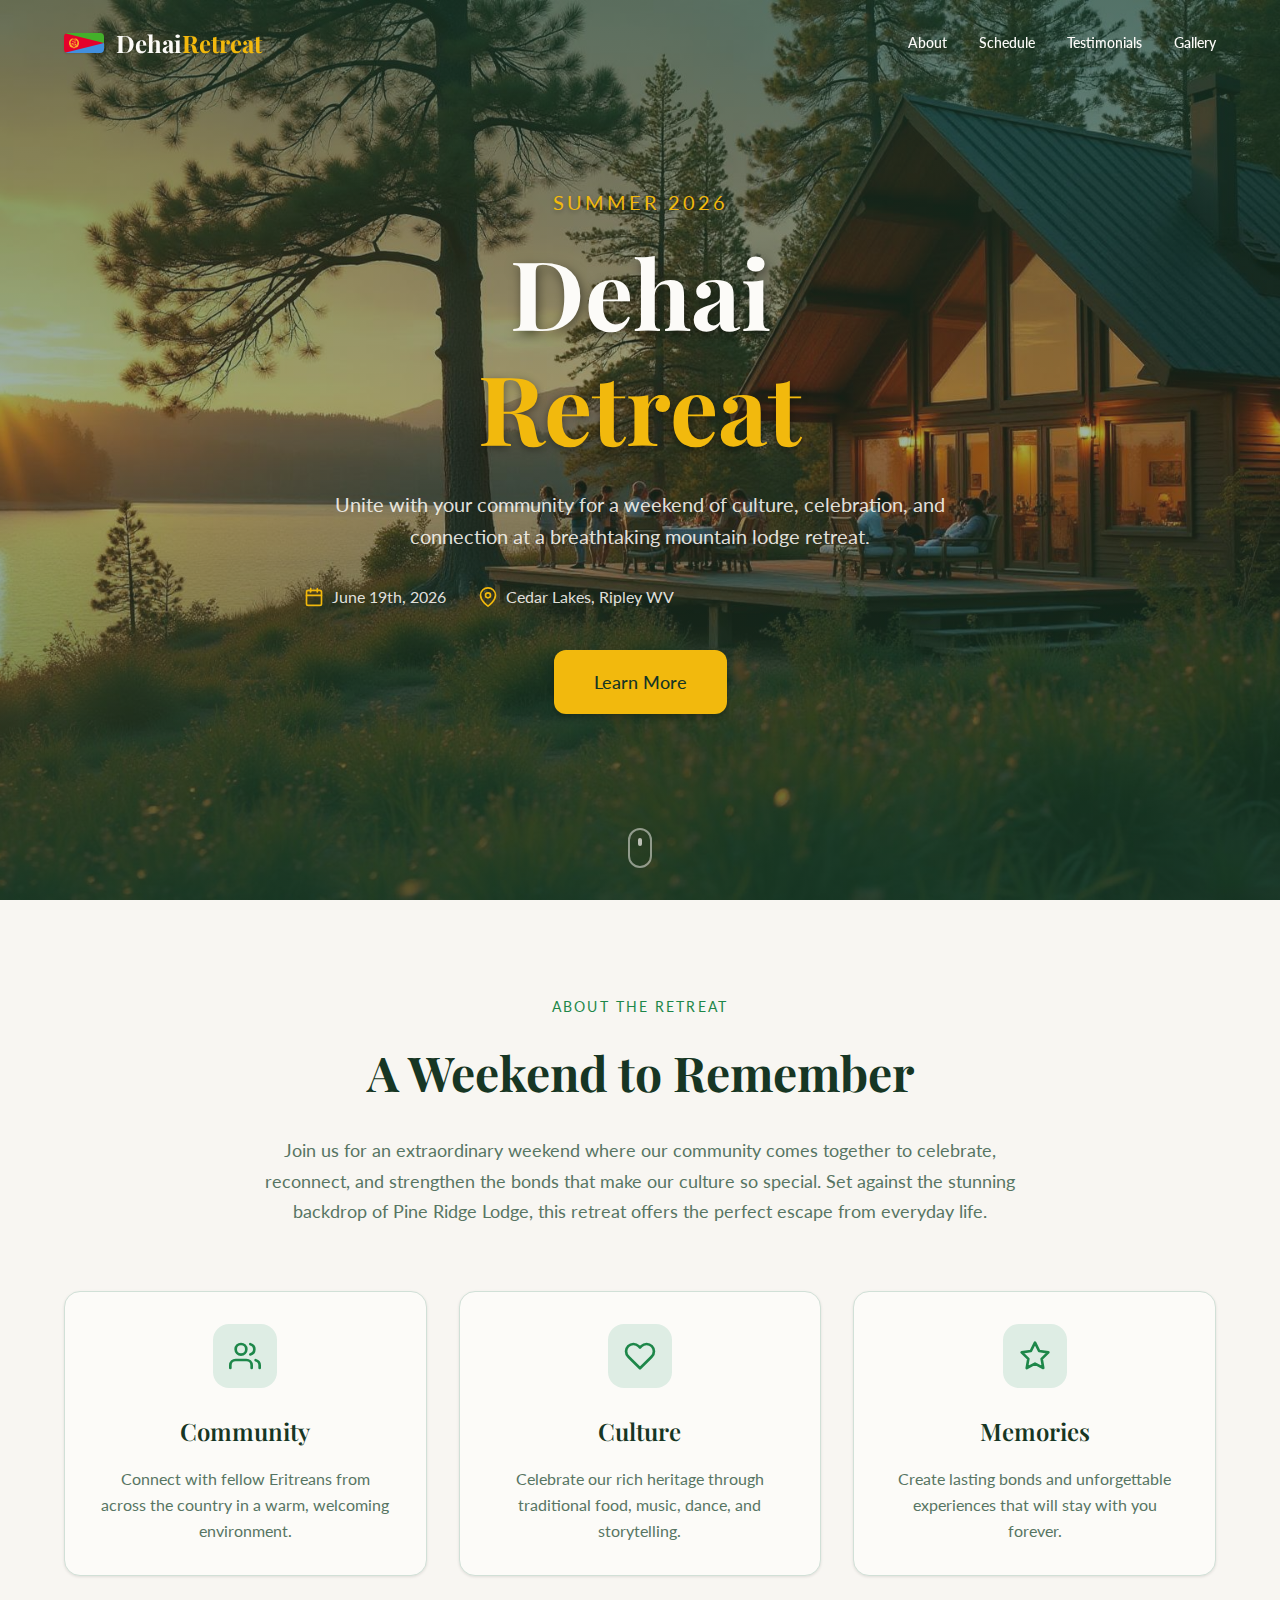
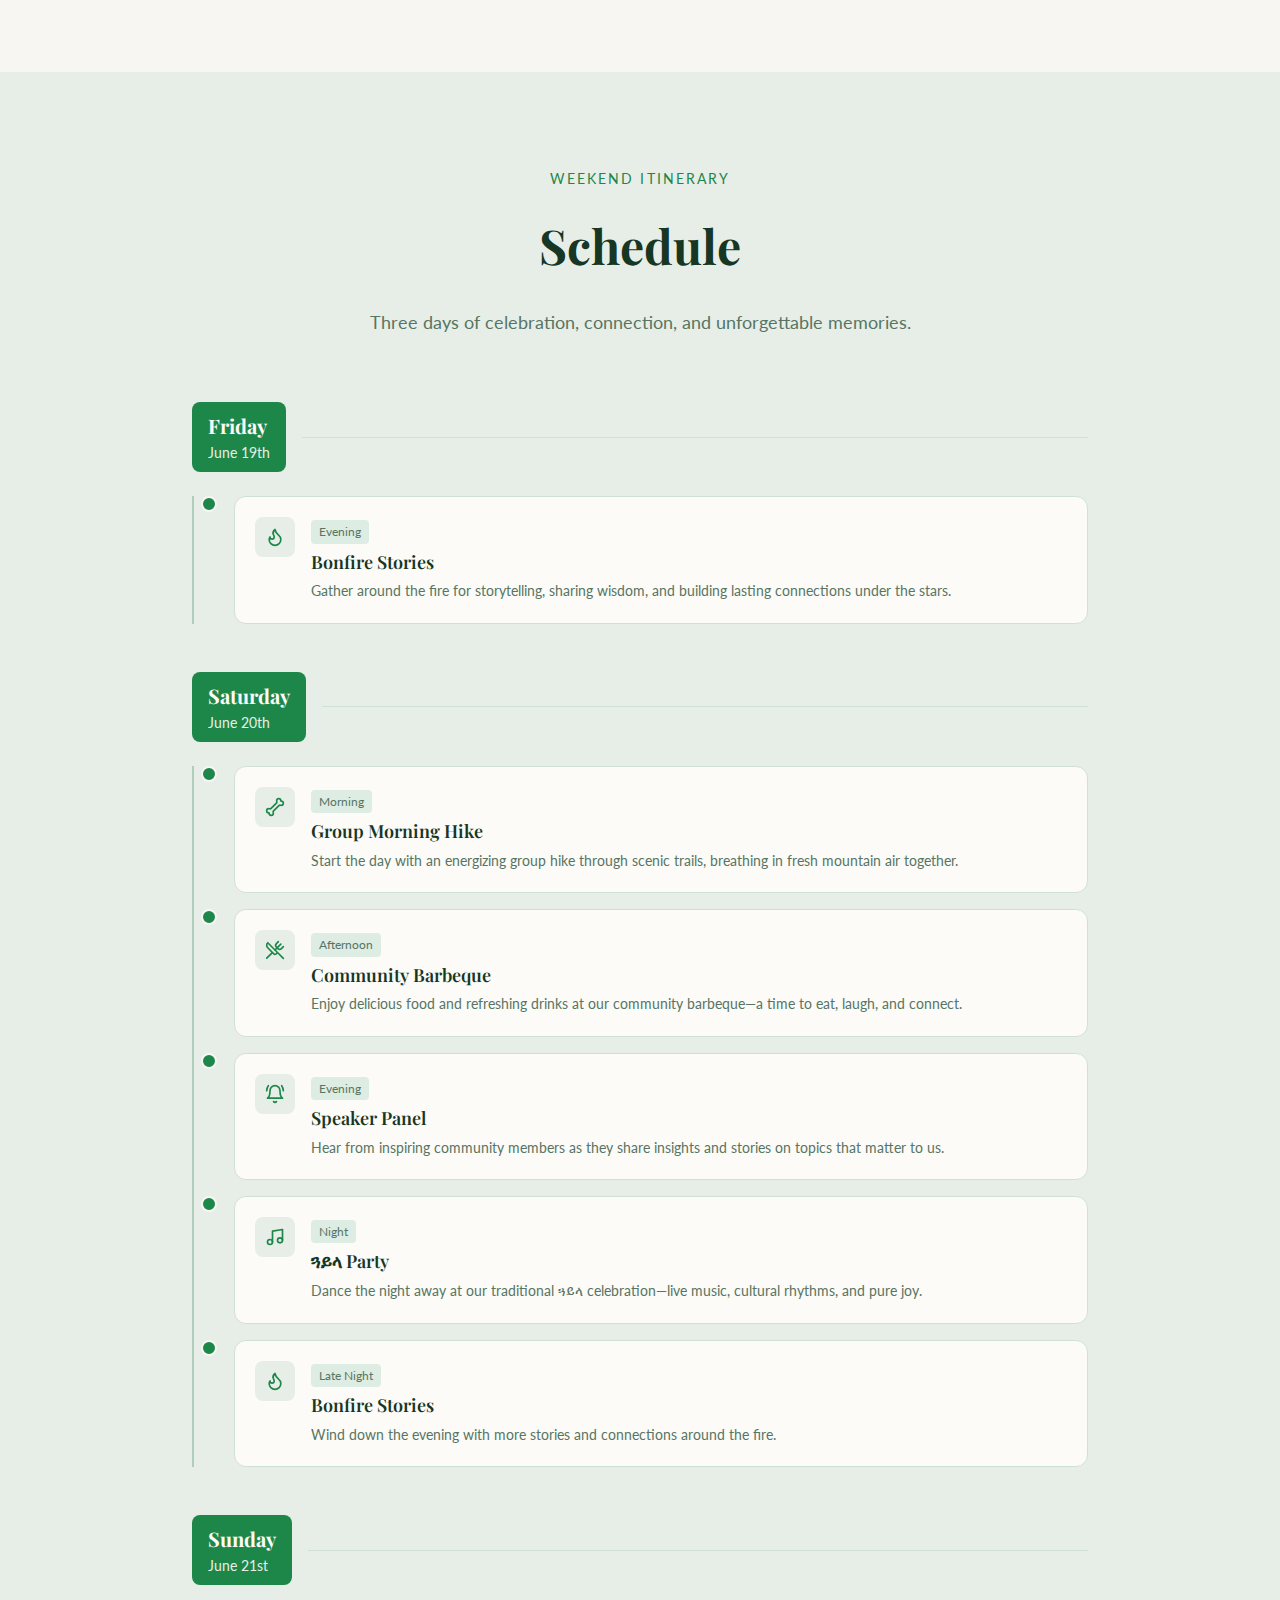
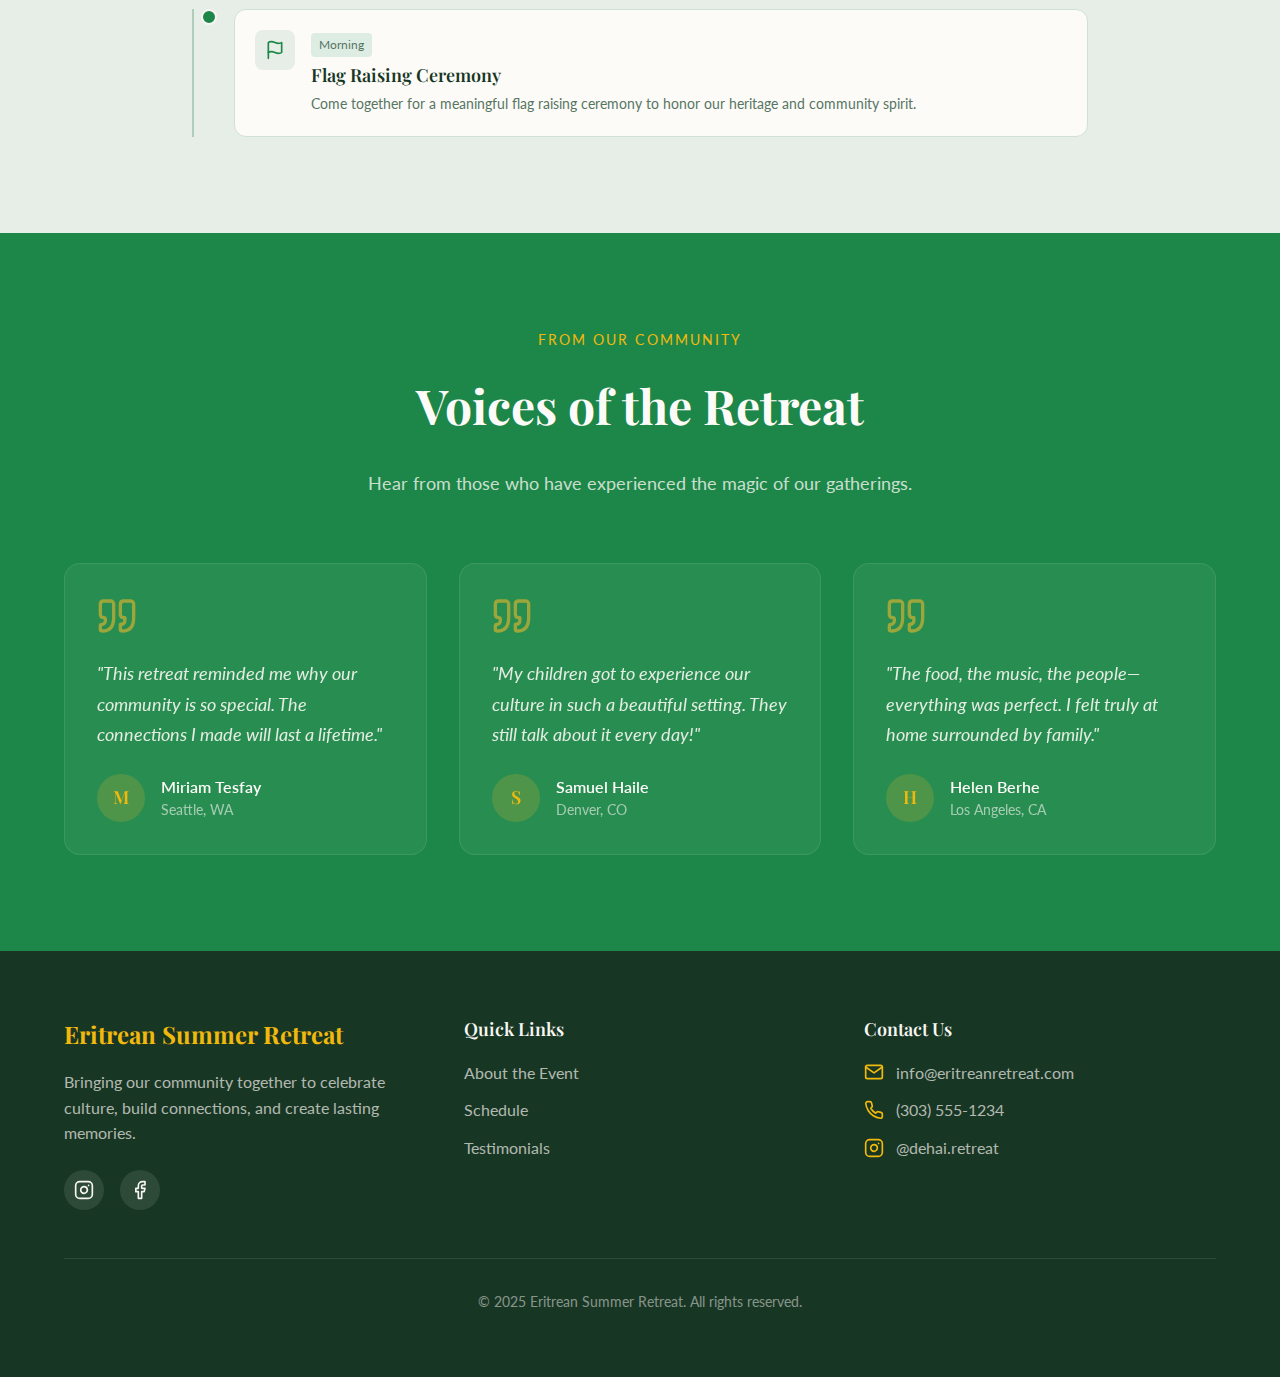
<file: plain-js/index.html>
<!DOCTYPE html>
<html lang="en">
<head>
    <meta charset="UTF-8">
    <meta name="viewport" content="width=device-width, initial-scale=1.0">
    <title>Dehai Retreat - Eritrean Summer Retreat 2025</title>
    <link rel="stylesheet" href="styles.css">
    <link rel="preconnect" href="https://fonts.googleapis.com">
    <link rel="preconnect" href="https://fonts.gstatic.com" crossorigin>
    <link href="https://fonts.googleapis.com/css2?family=Playfair+Display:wght@400;600;700&family=Lato:wght@300;400;700&display=swap" rel="stylesheet">
</head>
<body>
    <!-- Navbar -->
    <nav id="navbar">
        <div class="container">
            <div class="nav-content">
                <a href="index.html" class="logo">
                    <img src="assets/eritrean-flag.png" alt="Eritrean Flag" class="flag-img">
                    <span class="logo-text">Dehai<span class="logo-accent">Retreat</span></span>
                </a>

                <div class="nav-links" id="navLinks">
                    <a href="#about">About</a>
                    <a href="#schedule">Schedule</a>
                    <a href="#testimonials">Testimonials</a>
                    <a href="gallery.html">Gallery</a>
                </div>

                <button class="mobile-menu-btn" id="mobileMenuBtn" aria-label="Toggle menu">
                    <svg class="menu-icon" id="menuIcon" width="24" height="24" viewBox="0 0 24 24" fill="none" stroke="currentColor" stroke-width="2" stroke-linecap="round" stroke-linejoin="round">
                        <line x1="3" y1="12" x2="21" y2="12"></line>
                        <line x1="3" y1="6" x2="21" y2="6"></line>
                        <line x1="3" y1="18" x2="21" y2="18"></line>
                    </svg>
                    <svg class="close-icon" id="closeIcon" width="24" height="24" viewBox="0 0 24 24" fill="none" stroke="currentColor" stroke-width="2" stroke-linecap="round" stroke-linejoin="round" style="display: none;">
                        <line x1="18" y1="6" x2="6" y2="18"></line>
                        <line x1="6" y1="6" x2="18" y2="18"></line>
                    </svg>
                </button>
            </div>
        </div>
    </nav>

    <!-- Hero Section -->
    <section class="hero">
        <div class="hero-bg">
            <img src="assets/hero-lodge.jpg" alt="Beautiful lodge retreat setting at sunset" class="hero-image">
            <div class="hero-overlay"></div>
        </div>

        <div class="hero-content">
            <div class="container">
                <p class="hero-subtitle">Summer 2026</p>
                <h1 class="hero-title">
                    Dehai
                    <span class="hero-title-accent">Retreat</span>
                </h1>
                <p class="hero-description">
                    Unite with your community for a weekend of culture, celebration, and connection 
                    at a breathtaking mountain lodge retreat.
                </p>

                <div class="hero-details">
                    <div class="hero-detail-item">
                        <svg class="detail-icon" width="20" height="20" viewBox="0 0 24 24" fill="none" stroke="currentColor" stroke-width="2" stroke-linecap="round" stroke-linejoin="round">
                            <rect x="3" y="4" width="18" height="18" rx="2" ry="2"></rect>
                            <line x1="16" y1="2" x2="16" y2="6"></line>
                            <line x1="8" y1="2" x2="8" y2="6"></line>
                            <line x1="3" y1="10" x2="21" y2="10"></line>
                        </svg>
                        <span>June 19th, 2026</span>
                    </div>
                    <div class="hero-detail-item">
                        <svg class="detail-icon" width="20" height="20" viewBox="0 0 24 24" fill="none" stroke="currentColor" stroke-width="2" stroke-linecap="round" stroke-linejoin="round">
                            <path d="M21 10c0 7-9 13-9 13s-9-6-9-13a9 9 0 0 1 18 0z"></path>
                            <circle cx="12" cy="10" r="3"></circle>
                        </svg>
                        <span>Cedar Lakes, Ripley WV</span>
                    </div>
                </div>

                <div class="hero-cta">
                    <a href="gallery.html" class="btn btn-hero">Learn More</a>
                </div>
            </div>
        </div>

        <div class="scroll-indicator">
            <div class="scroll-mouse">
                <div class="scroll-wheel"></div>
            </div>
        </div>
    </section>

    <!-- About Section -->
    <section id="about" class="about-section">
        <div class="container">
            <div class="section-header">
                <p class="section-subtitle">About the Retreat</p>
                <h2 class="section-title">A Weekend to Remember</h2>
                <p class="section-description">
                    Join us for an extraordinary weekend where our community comes together to 
                    celebrate, reconnect, and strengthen the bonds that make our culture so special. 
                    Set against the stunning backdrop of Pine Ridge Lodge, this retreat offers the 
                    perfect escape from everyday life.
                </p>
            </div>

            <div class="features-grid">
                <div class="feature-card">
                    <div class="feature-icon">
                        <svg width="32" height="32" viewBox="0 0 24 24" fill="none" stroke="currentColor" stroke-width="2" stroke-linecap="round" stroke-linejoin="round">
                            <path d="M17 21v-2a4 4 0 0 0-4-4H5a4 4 0 0 0-4 4v2"></path>
                            <circle cx="9" cy="7" r="4"></circle>
                            <path d="M23 21v-2a4 4 0 0 0-3-3.87"></path>
                            <path d="M16 3.13a4 4 0 0 1 0 7.75"></path>
                        </svg>
                    </div>
                    <h3 class="feature-title">Community</h3>
                    <p class="feature-description">Connect with fellow Eritreans from across the country in a warm, welcoming environment.</p>
                </div>

                <div class="feature-card">
                    <div class="feature-icon">
                        <svg width="32" height="32" viewBox="0 0 24 24" fill="none" stroke="currentColor" stroke-width="2" stroke-linecap="round" stroke-linejoin="round">
                            <path d="M20.84 4.61a5.5 5.5 0 0 0-7.78 0L12 5.67l-1.06-1.06a5.5 5.5 0 0 0-7.78 7.78l1.06 1.06L12 21.23l7.78-7.78 1.06-1.06a5.5 5.5 0 0 0 0-7.78z"></path>
                        </svg>
                    </div>
                    <h3 class="feature-title">Culture</h3>
                    <p class="feature-description">Celebrate our rich heritage through traditional food, music, dance, and storytelling.</p>
                </div>

                <div class="feature-card">
                    <div class="feature-icon">
                        <svg width="32" height="32" viewBox="0 0 24 24" fill="none" stroke="currentColor" stroke-width="2" stroke-linecap="round" stroke-linejoin="round">
                            <path d="M12 2l3.09 6.26L22 9.27l-5 4.87 1.18 6.88L12 17.77l-6.18 3.25L7 14.14 2 9.27l6.91-1.01L12 2z"></path>
                        </svg>
                    </div>
                    <h3 class="feature-title">Memories</h3>
                    <p class="feature-description">Create lasting bonds and unforgettable experiences that will stay with you forever.</p>
                </div>
            </div>
        </div>
    </section>

    <!-- Schedule Section -->
    <section id="schedule" class="schedule-section">
        <div class="container">
            <div class="section-header">
                <p class="section-subtitle">Weekend Itinerary</p>
                <h2 class="section-title">Schedule</h2>
                <p class="section-description">
                    Three days of celebration, connection, and unforgettable memories.
                </p>
            </div>

            <div class="schedule-timeline">
                <!-- Friday -->
                <div class="schedule-day">
                    <div class="day-header">
                        <div class="day-badge">
                            <h3 class="day-name">Friday</h3>
                            <p class="day-date">June 19th</p>
                        </div>
                        <div class="day-line"></div>
                    </div>

                    <div class="events-timeline">
                        <div class="event-item">
                            <div class="event-dot"></div>
                            <div class="event-card">
                                <div class="event-content">
                                    <div class="event-icon">
                                        <svg width="20" height="20" viewBox="0 0 24 24" fill="none" stroke="currentColor" stroke-width="2" stroke-linecap="round" stroke-linejoin="round">
                                            <path d="M8.5 14.5A2.5 2.5 0 0 0 11 12c0-1.38-.5-2-1-3-1.072-2.143-.224-4.054 2-6 .5 2.5 2 4.9 4 6.5 2 1.6 3 3.5 3 5.5a7 7 0 1 1-14 0c0-1.153.433-2.294 1-3a2.5 2.5 0 0 0 2.5 2.5z"></path>
                                        </svg>
                                    </div>
                                    <div class="event-details">
                                        <span class="event-time">Evening</span>
                                        <h4 class="event-title">Bonfire Stories</h4>
                                        <p class="event-description">Gather around the fire for storytelling, sharing wisdom, and building lasting connections under the stars.</p>
                                    </div>
                                </div>
                            </div>
                        </div>
                    </div>
                </div>

                <!-- Saturday -->
                <div class="schedule-day">
                    <div class="day-header">
                        <div class="day-badge">
                            <h3 class="day-name">Saturday</h3>
                            <p class="day-date">June 20th</p>
                        </div>
                        <div class="day-line"></div>
                    </div>

                    <div class="events-timeline">
                        <div class="event-item">
                            <div class="event-dot"></div>
                            <div class="event-card">
                                <div class="event-content">
                                    <div class="event-icon">
                                        <svg width="20" height="20" viewBox="0 0 24 24" fill="none" stroke="currentColor" stroke-width="2" stroke-linecap="round" stroke-linejoin="round">
                                            <path d="M17 10c.7-.7 1.69 0 2.5 0a2.5 2.5 0 1 0 0-5 .5 .5 0 0 1-.5-.5 2.5 2.5 0 1 0-5 0c0 .81.7 1.8 0 2.5l-7 7c-.7.7-1.69 0-2.5 0a2.5 2.5 0 0 0 0 5c.28 0 .5.22.5.5a2.5 2.5 0 1 0 5 0c0-.81-.7-1.8 0-2.5Z"></path>
                                        </svg>
                                    </div>
                                    <div class="event-details">
                                        <span class="event-time">Morning</span>
                                        <h4 class="event-title">Group Morning Hike</h4>
                                        <p class="event-description">Start the day with an energizing group hike through scenic trails, breathing in fresh mountain air together.</p>
                                    </div>
                                </div>
                            </div>
                        </div>

                        <div class="event-item">
                            <div class="event-dot"></div>
                            <div class="event-card">
                                <div class="event-content">
                                    <div class="event-icon">
                                        <svg width="20" height="20" viewBox="0 0 24 24" fill="none" stroke="currentColor" stroke-width="2" stroke-linecap="round" stroke-linejoin="round">
                                            <path d="m16 2-2.3 2.3a3 3 0 0 0 0 4.2l1.8 1.8a3 3 0 0 0 4.2 0L22 8"></path>
                                            <path d="M15 15 3.3 3.3a4.2 4.2 0 0 0 0 6l7.3 7.3c.7.7 2 .7 2.8 0L15 15Zm0 0 7 7"></path>
                                            <path d="m2.1 21.8 6.4-6.3"></path>
                                            <path d="m19 5-7 7"></path>
                                        </svg>
                                    </div>
                                    <div class="event-details">
                                        <span class="event-time">Afternoon</span>
                                        <h4 class="event-title">Community Barbeque</h4>
                                        <p class="event-description">Enjoy delicious food and refreshing drinks at our community barbeque—a time to eat, laugh, and connect.</p>
                                    </div>
                                </div>
                            </div>
                        </div>

                        <div class="event-item">
                            <div class="event-dot"></div>
                            <div class="event-card">
                                <div class="event-content">
                                    <div class="event-icon">
                                        <svg width="20" height="20" viewBox="0 0 24 24" fill="none" stroke="currentColor" stroke-width="2" stroke-linecap="round" stroke-linejoin="round">
                                            <path d="M6 8a6 6 0 0 1 12 0c0 7 3 9 3 9H3s3-2 3-9"></path>
                                            <path d="M10.3 21a1.94 1.94 0 0 0 3.4 0"></path>
                                            <path d="M4 2C2.8 3.7 2 5.7 2 8"></path>
                                            <path d="M22 8c0-2.3-.8-4.3-2-6"></path>
                                        </svg>
                                    </div>
                                    <div class="event-details">
                                        <span class="event-time">Evening</span>
                                        <h4 class="event-title">Speaker Panel</h4>
                                        <p class="event-description">Hear from inspiring community members as they share insights and stories on topics that matter to us.</p>
                                    </div>
                                </div>
                            </div>
                        </div>

                        <div class="event-item">
                            <div class="event-dot"></div>
                            <div class="event-card">
                                <div class="event-content">
                                    <div class="event-icon">
                                        <svg width="20" height="20" viewBox="0 0 24 24" fill="none" stroke="currentColor" stroke-width="2" stroke-linecap="round" stroke-linejoin="round">
                                            <path d="M9 18V5l12-2v13"></path>
                                            <circle cx="6" cy="18" r="3"></circle>
                                            <circle cx="18" cy="16" r="3"></circle>
                                        </svg>
                                    </div>
                                    <div class="event-details">
                                        <span class="event-time">Night</span>
                                        <h4 class="event-title">ጓይላ Party</h4>
                                        <p class="event-description">Dance the night away at our traditional ጓይላ celebration—live music, cultural rhythms, and pure joy.</p>
                                    </div>
                                </div>
                            </div>
                        </div>

                        <div class="event-item">
                            <div class="event-dot"></div>
                            <div class="event-card">
                                <div class="event-content">
                                    <div class="event-icon">
                                        <svg width="20" height="20" viewBox="0 0 24 24" fill="none" stroke="currentColor" stroke-width="2" stroke-linecap="round" stroke-linejoin="round">
                                            <path d="M8.5 14.5A2.5 2.5 0 0 0 11 12c0-1.38-.5-2-1-3-1.072-2.143-.224-4.054 2-6 .5 2.5 2 4.9 4 6.5 2 1.6 3 3.5 3 5.5a7 7 0 1 1-14 0c0-1.153.433-2.294 1-3a2.5 2.5 0 0 0 2.5 2.5z"></path>
                                        </svg>
                                    </div>
                                    <div class="event-details">
                                        <span class="event-time">Late Night</span>
                                        <h4 class="event-title">Bonfire Stories</h4>
                                        <p class="event-description">Wind down the evening with more stories and connections around the fire.</p>
                                    </div>
                                </div>
                            </div>
                        </div>
                    </div>
                </div>

                <!-- Sunday -->
                <div class="schedule-day">
                    <div class="day-header">
                        <div class="day-badge">
                            <h3 class="day-name">Sunday</h3>
                            <p class="day-date">June 21st</p>
                        </div>
                        <div class="day-line"></div>
                    </div>

                    <div class="events-timeline">
                        <div class="event-item">
                            <div class="event-dot"></div>
                            <div class="event-card">
                                <div class="event-content">
                                    <div class="event-icon">
                                        <svg width="20" height="20" viewBox="0 0 24 24" fill="none" stroke="currentColor" stroke-width="2" stroke-linecap="round" stroke-linejoin="round">
                                            <path d="M4 15s1-1 4-1 5 2 8 2 4-1 4-1V3s-1 1-4 1-5-2-8-2-4 1-4 1z"></path>
                                            <line x1="4" y1="22" x2="4" y2="15"></line>
                                        </svg>
                                    </div>
                                    <div class="event-details">
                                        <span class="event-time">Morning</span>
                                        <h4 class="event-title">Flag Raising Ceremony</h4>
                                        <p class="event-description">Come together for a meaningful flag raising ceremony to honor our heritage and community spirit.</p>
                                    </div>
                                </div>
                            </div>
                        </div>
                    </div>
                </div>
            </div>
        </div>
    </section>

    <!-- Testimonials Section -->
    <section id="testimonials" class="testimonials-section">
        <div class="container">
            <div class="section-header">
                <p class="section-subtitle section-subtitle-light">From Our Community</p>
                <h2 class="section-title section-title-light">Voices of the Retreat</h2>
                <p class="section-description section-description-light">
                    Hear from those who have experienced the magic of our gatherings.
                </p>
            </div>

            <div class="testimonials-grid">
                <div class="testimonial-card">
                    <svg class="quote-icon" width="40" height="40" viewBox="0 0 24 24" fill="none" stroke="currentColor" stroke-width="2" stroke-linecap="round" stroke-linejoin="round">
                        <path d="M3 21c3 0 7-1 7-8V5c0-1.25-.756-2.017-2-2H4c-1.25 0-2 .75-2 1.972V11c0 1.25.75 2 2 2 1 0 1 0 1 1v1c0 1-1 2-2 2s-1 .008-1 1.031V20c0 1 0 1 1 1z"></path>
                        <path d="M15 21c3 0 7-1 7-8V5c0-1.25-.757-2.017-2-2h-4c-1.25 0-2 .75-2 1.972V11c0 1.25.75 2 2 2h.75c0 2.25.25 4-2.75 4v3c0 1 0 1 1 1z"></path>
                    </svg>
                    <p class="testimonial-quote">"This retreat reminded me why our community is so special. The connections I made will last a lifetime."</p>
                    <div class="testimonial-author">
                        <div class="author-avatar">M</div>
                        <div class="author-info">
                            <p class="author-name">Miriam Tesfay</p>
                            <p class="author-location">Seattle, WA</p>
                        </div>
                    </div>
                </div>

                <div class="testimonial-card">
                    <svg class="quote-icon" width="40" height="40" viewBox="0 0 24 24" fill="none" stroke="currentColor" stroke-width="2" stroke-linecap="round" stroke-linejoin="round">
                        <path d="M3 21c3 0 7-1 7-8V5c0-1.25-.756-2.017-2-2H4c-1.25 0-2 .75-2 1.972V11c0 1.25.75 2 2 2 1 0 1 0 1 1v1c0 1-1 2-2 2s-1 .008-1 1.031V20c0 1 0 1 1 1z"></path>
                        <path d="M15 21c3 0 7-1 7-8V5c0-1.25-.757-2.017-2-2h-4c-1.25 0-2 .75-2 1.972V11c0 1.25.75 2 2 2h.75c0 2.25.25 4-2.75 4v3c0 1 0 1 1 1z"></path>
                    </svg>
                    <p class="testimonial-quote">"My children got to experience our culture in such a beautiful setting. They still talk about it every day!"</p>
                    <div class="testimonial-author">
                        <div class="author-avatar">S</div>
                        <div class="author-info">
                            <p class="author-name">Samuel Haile</p>
                            <p class="author-location">Denver, CO</p>
                        </div>
                    </div>
                </div>

                <div class="testimonial-card">
                    <svg class="quote-icon" width="40" height="40" viewBox="0 0 24 24" fill="none" stroke="currentColor" stroke-width="2" stroke-linecap="round" stroke-linejoin="round">
                        <path d="M3 21c3 0 7-1 7-8V5c0-1.25-.756-2.017-2-2H4c-1.25 0-2 .75-2 1.972V11c0 1.25.75 2 2 2 1 0 1 0 1 1v1c0 1-1 2-2 2s-1 .008-1 1.031V20c0 1 0 1 1 1z"></path>
                        <path d="M15 21c3 0 7-1 7-8V5c0-1.25-.757-2.017-2-2h-4c-1.25 0-2 .75-2 1.972V11c0 1.25.75 2 2 2h.75c0 2.25.25 4-2.75 4v3c0 1 0 1 1 1z"></path>
                    </svg>
                    <p class="testimonial-quote">"The food, the music, the people—everything was perfect. I felt truly at home surrounded by family."</p>
                    <div class="testimonial-author">
                        <div class="author-avatar">H</div>
                        <div class="author-info">
                            <p class="author-name">Helen Berhe</p>
                            <p class="author-location">Los Angeles, CA</p>
                        </div>
                    </div>
                </div>
            </div>
        </div>
    </section>

    <!-- Footer -->
    <footer class="footer">
        <div class="container">
            <div class="footer-content">
                <div class="footer-column">
                    <h3 class="footer-brand">Eritrean Summer Retreat</h3>
                    <p class="footer-description">
                        Bringing our community together to celebrate culture, build connections, 
                        and create lasting memories.
                    </p>
                    <div class="social-links">
                        <a href="#" class="social-link" aria-label="Instagram">
                            <svg width="20" height="20" viewBox="0 0 24 24" fill="none" stroke="currentColor" stroke-width="2" stroke-linecap="round" stroke-linejoin="round">
                                <rect x="2" y="2" width="20" height="20" rx="5" ry="5"></rect>
                                <path d="M16 11.37A4 4 0 1 1 12.63 8 4 4 0 0 1 16 11.37z"></path>
                                <line x1="17.5" y1="6.5" x2="17.51" y2="6.5"></line>
                            </svg>
                        </a>
                        <a href="#" class="social-link" aria-label="Facebook">
                            <svg width="20" height="20" viewBox="0 0 24 24" fill="none" stroke="currentColor" stroke-width="2" stroke-linecap="round" stroke-linejoin="round">
                                <path d="M18 2h-3a5 5 0 0 0-5 5v3H7v4h3v8h4v-8h3l1-4h-4V7a1 1 0 0 1 1-1h3z"></path>
                            </svg>
                        </a>
                    </div>
                </div>

                <div class="footer-column">
                    <h4 class="footer-heading">Quick Links</h4>
                    <ul class="footer-links">
                        <li><a href="#about">About the Event</a></li>
                        <li><a href="#schedule">Schedule</a></li>
                        <li><a href="#testimonials">Testimonials</a></li>
                    </ul>
                </div>

                <div class="footer-column">
                    <h4 class="footer-heading">Contact Us</h4>
                    <ul class="footer-contact">
                        <li>
                            <svg width="20" height="20" viewBox="0 0 24 24" fill="none" stroke="currentColor" stroke-width="2" stroke-linecap="round" stroke-linejoin="round">
                                <path d="M4 4h16c1.1 0 2 .9 2 2v12c0 1.1-.9 2-2 2H4c-1.1 0-2-.9-2-2V6c0-1.1.9-2 2-2z"></path>
                                <polyline points="22,6 12,13 2,6"></polyline>
                            </svg>
                            <a href="mailto:info@eritreanretreat.com">info@eritreanretreat.com</a>
                        </li>
                        <li>
                            <svg width="20" height="20" viewBox="0 0 24 24" fill="none" stroke="currentColor" stroke-width="2" stroke-linecap="round" stroke-linejoin="round">
                                <path d="M22 16.92v3a2 2 0 0 1-2.18 2 19.79 19.79 0 0 1-8.63-3.07 19.5 19.5 0 0 1-6-6 19.79 19.79 0 0 1-3.07-8.67A2 2 0 0 1 4.11 2h3a2 2 0 0 1 2 1.72 12.84 12.84 0 0 0 .7 2.81 2 2 0 0 1-.45 2.11L8.09 9.91a16 16 0 0 0 6 6l1.27-1.27a2 2 0 0 1 2.11-.45 12.84 12.84 0 0 0 2.81.7A2 2 0 0 1 22 16.92z"></path>
                            </svg>
                            <a href="tel:+13035551234">(303) 555-1234</a>
                        </li>
                        <li>
                            <svg width="20" height="20" viewBox="0 0 24 24" fill="none" stroke="currentColor" stroke-width="2" stroke-linecap="round" stroke-linejoin="round">
                                <rect x="2" y="2" width="20" height="20" rx="5" ry="5"></rect>
                                <path d="M16 11.37A4 4 0 1 1 12.63 8 4 4 0 0 1 16 11.37z"></path>
                                <line x1="17.5" y1="6.5" x2="17.51" y2="6.5"></line>
                            </svg>
                            <a href="https://www.instagram.com/dehai.retreat?utm_source=ig_web_button_share_sheet&igsh=ZDNlZDc0MzIxNw==" target="_blank" rel="noopener noreferrer">@dehai.retreat</a>
                        </li>
                    </ul>
                </div>
            </div>

            <div class="footer-bottom">
                <p>&copy; 2025 Eritrean Summer Retreat. All rights reserved.</p>
            </div>
        </div>
    </footer>

    <script src="script.js"></script>
</body>
</html>
</file>
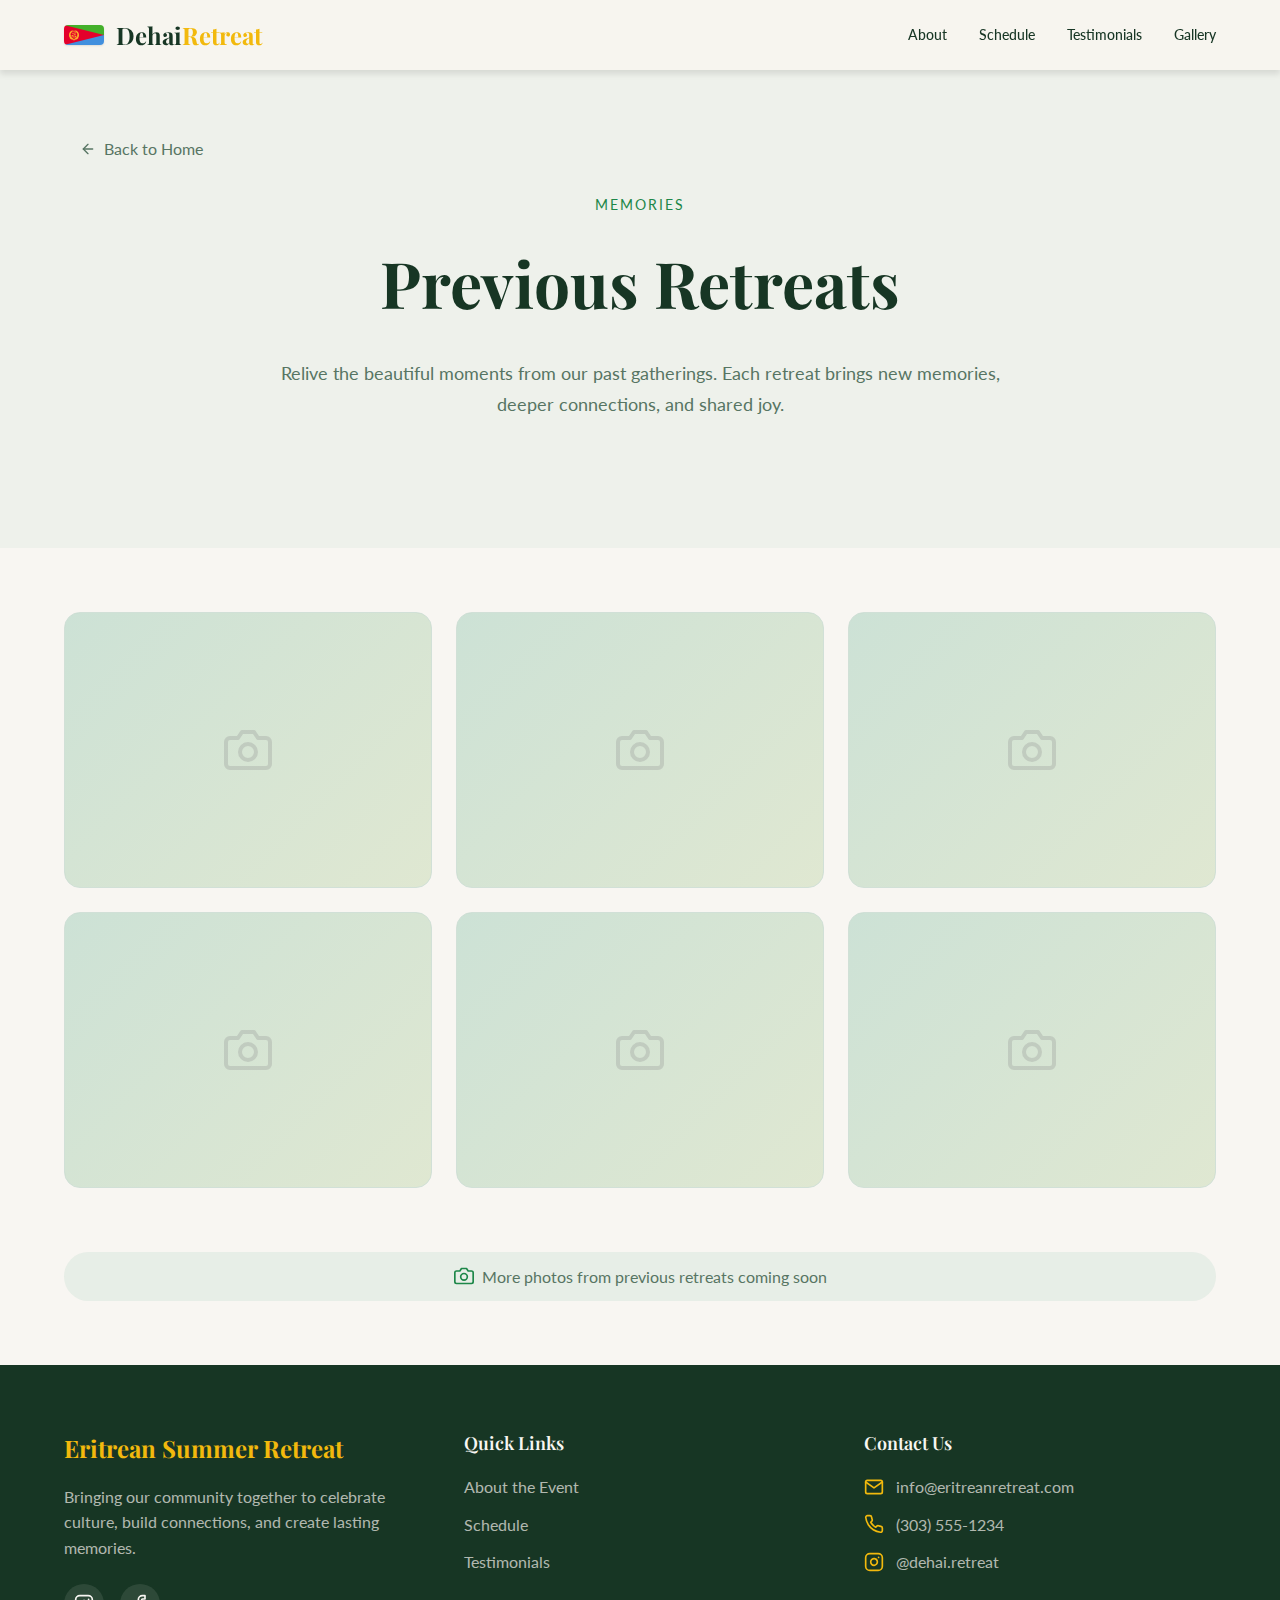
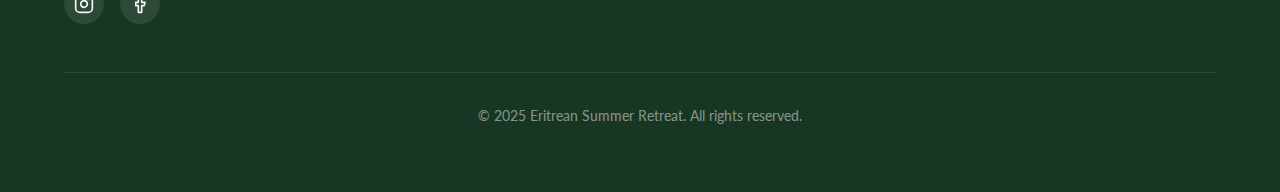
<file: plain-js/gallery.html>
<!DOCTYPE html>
<html lang="en">
<head>
    <meta charset="UTF-8">
    <meta name="viewport" content="width=device-width, initial-scale=1.0">
    <title>Gallery - Dehai Retreat</title>
    <link rel="stylesheet" href="styles.css">
    <link rel="preconnect" href="https://fonts.googleapis.com">
    <link rel="preconnect" href="https://fonts.gstatic.com" crossorigin>
    <link href="https://fonts.googleapis.com/css2?family=Playfair+Display:wght@400;600;700&family=Lato:wght@300;400;700&display=swap" rel="stylesheet">
</head>
<body>
    <!-- Navbar -->
    <nav id="navbar" class="navbar-scrolled">
        <div class="container">
            <div class="nav-content">
                <a href="index.html" class="logo">
                    <img src="assets/eritrean-flag.png" alt="Eritrean Flag" class="flag-img">
                    <span class="logo-text">Dehai<span class="logo-accent">Retreat</span></span>
                </a>

                <div class="nav-links" id="navLinks">
                    <a href="index.html#about">About</a>
                    <a href="index.html#schedule">Schedule</a>
                    <a href="index.html#testimonials">Testimonials</a>
                    <a href="gallery.html">Gallery</a>
                </div>

                <button class="mobile-menu-btn" id="mobileMenuBtn" aria-label="Toggle menu">
                    <svg class="menu-icon" id="menuIcon" width="24" height="24" viewBox="0 0 24 24" fill="none" stroke="currentColor" stroke-width="2" stroke-linecap="round" stroke-linejoin="round">
                        <line x1="3" y1="12" x2="21" y2="12"></line>
                        <line x1="3" y1="6" x2="21" y2="6"></line>
                        <line x1="3" y1="18" x2="21" y2="18"></line>
                    </svg>
                    <svg class="close-icon" id="closeIcon" width="24" height="24" viewBox="0 0 24 24" fill="none" stroke="currentColor" stroke-width="2" stroke-linecap="round" stroke-linejoin="round" style="display: none;">
                        <line x1="18" y1="6" x2="6" y2="18"></line>
                        <line x1="6" y1="6" x2="18" y2="18"></line>
                    </svg>
                </button>
            </div>
        </div>
    </nav>

    <!-- Gallery Hero Section -->
    <section class="gallery-hero">
        <div class="container">
            <a href="index.html" class="back-btn">
                <svg width="16" height="16" viewBox="0 0 24 24" fill="none" stroke="currentColor" stroke-width="2" stroke-linecap="round" stroke-linejoin="round">
                    <line x1="19" y1="12" x2="5" y2="12"></line>
                    <polyline points="12 19 5 12 12 5"></polyline>
                </svg>
                Back to Home
            </a>
            <div class="section-header">
                <p class="section-subtitle">Memories</p>
                <h1 class="section-title gallery-title">Previous Retreats</h1>
                <p class="section-description">
                    Relive the beautiful moments from our past gatherings. Each retreat brings new memories, 
                    deeper connections, and shared joy.
                </p>
            </div>
        </div>
    </section>

    <!-- Gallery Grid -->
    <section class="gallery-grid-section">
        <div class="container">
            <div class="gallery-grid">
                <div class="gallery-item">
                    <div class="gallery-placeholder">
                        <svg width="48" height="48" viewBox="0 0 24 24" fill="none" stroke="currentColor" stroke-width="2" stroke-linecap="round" stroke-linejoin="round">
                            <path d="M23 19a2 2 0 0 1-2 2H3a2 2 0 0 1-2-2V8a2 2 0 0 1 2-2h4l2-3h6l2 3h4a2 2 0 0 1 2 2z"></path>
                            <circle cx="12" cy="13" r="4"></circle>
                        </svg>
                    </div>
                    <div class="gallery-overlay">
                        <h3 class="gallery-item-title">Morning Hike 2024</h3>
                        <p class="gallery-item-description">Community members enjoying the scenic mountain trails</p>
                    </div>
                </div>

                <div class="gallery-item">
                    <div class="gallery-placeholder">
                        <svg width="48" height="48" viewBox="0 0 24 24" fill="none" stroke="currentColor" stroke-width="2" stroke-linecap="round" stroke-linejoin="round">
                            <path d="M23 19a2 2 0 0 1-2 2H3a2 2 0 0 1-2-2V8a2 2 0 0 1 2-2h4l2-3h6l2 3h4a2 2 0 0 1 2 2z"></path>
                            <circle cx="12" cy="13" r="4"></circle>
                        </svg>
                    </div>
                    <div class="gallery-overlay">
                        <h3 class="gallery-item-title">Traditional Dance</h3>
                        <p class="gallery-item-description">ጓይላ celebration under the stars</p>
                    </div>
                </div>

                <div class="gallery-item">
                    <div class="gallery-placeholder">
                        <svg width="48" height="48" viewBox="0 0 24 24" fill="none" stroke="currentColor" stroke-width="2" stroke-linecap="round" stroke-linejoin="round">
                            <path d="M23 19a2 2 0 0 1-2 2H3a2 2 0 0 1-2-2V8a2 2 0 0 1 2-2h4l2-3h6l2 3h4a2 2 0 0 1 2 2z"></path>
                            <circle cx="12" cy="13" r="4"></circle>
                        </svg>
                    </div>
                    <div class="gallery-overlay">
                        <h3 class="gallery-item-title">Community Barbeque</h3>
                        <p class="gallery-item-description">Sharing food and laughter together</p>
                    </div>
                </div>

                <div class="gallery-item">
                    <div class="gallery-placeholder">
                        <svg width="48" height="48" viewBox="0 0 24 24" fill="none" stroke="currentColor" stroke-width="2" stroke-linecap="round" stroke-linejoin="round">
                            <path d="M23 19a2 2 0 0 1-2 2H3a2 2 0 0 1-2-2V8a2 2 0 0 1 2-2h4l2-3h6l2 3h4a2 2 0 0 1 2 2z"></path>
                            <circle cx="12" cy="13" r="4"></circle>
                        </svg>
                    </div>
                    <div class="gallery-overlay">
                        <h3 class="gallery-item-title">Flag Ceremony</h3>
                        <p class="gallery-item-description">Honoring our heritage as one community</p>
                    </div>
                </div>

                <div class="gallery-item">
                    <div class="gallery-placeholder">
                        <svg width="48" height="48" viewBox="0 0 24 24" fill="none" stroke="currentColor" stroke-width="2" stroke-linecap="round" stroke-linejoin="round">
                            <path d="M23 19a2 2 0 0 1-2 2H3a2 2 0 0 1-2-2V8a2 2 0 0 1 2-2h4l2-3h6l2 3h4a2 2 0 0 1 2 2z"></path>
                            <circle cx="12" cy="13" r="4"></circle>
                        </svg>
                    </div>
                    <div class="gallery-overlay">
                        <h3 class="gallery-item-title">Bonfire Night</h3>
                        <p class="gallery-item-description">Stories and connections around the fire</p>
                    </div>
                </div>

                <div class="gallery-item">
                    <div class="gallery-placeholder">
                        <svg width="48" height="48" viewBox="0 0 24 24" fill="none" stroke="currentColor" stroke-width="2" stroke-linecap="round" stroke-linejoin="round">
                            <path d="M23 19a2 2 0 0 1-2 2H3a2 2 0 0 1-2-2V8a2 2 0 0 1 2-2h4l2-3h6l2 3h4a2 2 0 0 1 2 2z"></path>
                            <circle cx="12" cy="13" r="4"></circle>
                        </svg>
                    </div>
                    <div class="gallery-overlay">
                        <h3 class="gallery-item-title">Group Photo</h3>
                        <p class="gallery-item-description">Memories that last a lifetime</p>
                    </div>
                </div>
            </div>

            <!-- Coming Soon Note -->
            <div class="coming-soon-note">
                <svg width="20" height="20" viewBox="0 0 24 24" fill="none" stroke="currentColor" stroke-width="2" stroke-linecap="round" stroke-linejoin="round">
                    <path d="M23 19a2 2 0 0 1-2 2H3a2 2 0 0 1-2-2V8a2 2 0 0 1 2-2h4l2-3h6l2 3h4a2 2 0 0 1 2 2z"></path>
                    <circle cx="12" cy="13" r="4"></circle>
                </svg>
                <span>More photos from previous retreats coming soon</span>
            </div>
        </div>
    </section>

    <!-- Footer -->
    <footer class="footer">
        <div class="container">
            <div class="footer-content">
                <div class="footer-column">
                    <h3 class="footer-brand">Eritrean Summer Retreat</h3>
                    <p class="footer-description">
                        Bringing our community together to celebrate culture, build connections, 
                        and create lasting memories.
                    </p>
                    <div class="social-links">
                        <a href="#" class="social-link" aria-label="Instagram">
                            <svg width="20" height="20" viewBox="0 0 24 24" fill="none" stroke="currentColor" stroke-width="2" stroke-linecap="round" stroke-linejoin="round">
                                <rect x="2" y="2" width="20" height="20" rx="5" ry="5"></rect>
                                <path d="M16 11.37A4 4 0 1 1 12.63 8 4 4 0 0 1 16 11.37z"></path>
                                <line x1="17.5" y1="6.5" x2="17.51" y2="6.5"></line>
                            </svg>
                        </a>
                        <a href="#" class="social-link" aria-label="Facebook">
                            <svg width="20" height="20" viewBox="0 0 24 24" fill="none" stroke="currentColor" stroke-width="2" stroke-linecap="round" stroke-linejoin="round">
                                <path d="M18 2h-3a5 5 0 0 0-5 5v3H7v4h3v8h4v-8h3l1-4h-4V7a1 1 0 0 1 1-1h3z"></path>
                            </svg>
                        </a>
                    </div>
                </div>

                <div class="footer-column">
                    <h4 class="footer-heading">Quick Links</h4>
                    <ul class="footer-links">
                        <li><a href="index.html#about">About the Event</a></li>
                        <li><a href="index.html#schedule">Schedule</a></li>
                        <li><a href="index.html#testimonials">Testimonials</a></li>
                    </ul>
                </div>

                <div class="footer-column">
                    <h4 class="footer-heading">Contact Us</h4>
                    <ul class="footer-contact">
                        <li>
                            <svg width="20" height="20" viewBox="0 0 24 24" fill="none" stroke="currentColor" stroke-width="2" stroke-linecap="round" stroke-linejoin="round">
                                <path d="M4 4h16c1.1 0 2 .9 2 2v12c0 1.1-.9 2-2 2H4c-1.1 0-2-.9-2-2V6c0-1.1.9-2 2-2z"></path>
                                <polyline points="22,6 12,13 2,6"></polyline>
                            </svg>
                            <a href="mailto:info@eritreanretreat.com">info@eritreanretreat.com</a>
                        </li>
                        <li>
                            <svg width="20" height="20" viewBox="0 0 24 24" fill="none" stroke="currentColor" stroke-width="2" stroke-linecap="round" stroke-linejoin="round">
                                <path d="M22 16.92v3a2 2 0 0 1-2.18 2 19.79 19.79 0 0 1-8.63-3.07 19.5 19.5 0 0 1-6-6 19.79 19.79 0 0 1-3.07-8.67A2 2 0 0 1 4.11 2h3a2 2 0 0 1 2 1.72 12.84 12.84 0 0 0 .7 2.81 2 2 0 0 1-.45 2.11L8.09 9.91a16 16 0 0 0 6 6l1.27-1.27a2 2 0 0 1 2.11-.45 12.84 12.84 0 0 0 2.81.7A2 2 0 0 1 22 16.92z"></path>
                            </svg>
                            <a href="tel:+13035551234">(303) 555-1234</a>
                        </li>
                        <li>
                            <svg width="20" height="20" viewBox="0 0 24 24" fill="none" stroke="currentColor" stroke-width="2" stroke-linecap="round" stroke-linejoin="round">
                                <rect x="2" y="2" width="20" height="20" rx="5" ry="5"></rect>
                                <path d="M16 11.37A4 4 0 1 1 12.63 8 4 4 0 0 1 16 11.37z"></path>
                                <line x1="17.5" y1="6.5" x2="17.51" y2="6.5"></line>
                            </svg>
                            <a href="https://www.instagram.com/dehai.retreat?utm_source=ig_web_button_share_sheet&igsh=ZDNlZDc0MzIxNw==" target="_blank" rel="noopener noreferrer">@dehai.retreat</a>
                        </li>
                    </ul>
                </div>
            </div>

            <div class="footer-bottom">
                <p>&copy; 2025 Eritrean Summer Retreat. All rights reserved.</p>
            </div>
        </div>
    </footer>

    <script src="script.js"></script>
</body>
</html>
</file>
<file: plain-js/styles.css>
/* ===================================
   CSS Variables - Design System
   =================================== */
:root {
    /* Colors - Eritrean Theme */
    --color-background: hsl(45, 30%, 96%);
    --color-foreground: hsl(145, 40%, 15%);
    --color-card: hsl(45, 35%, 98%);
    --color-primary: hsl(145, 65%, 32%);
    --color-primary-foreground: hsl(45, 35%, 98%);
    --color-secondary: hsl(145, 30%, 90%);
    --color-muted: hsl(145, 15%, 92%);
    --color-muted-foreground: hsl(145, 15%, 40%);
    --color-border: hsl(145, 20%, 85%);
    --color-gold: hsl(45, 90%, 50%);
    --color-gold-dark: hsl(42, 85%, 42%);
    --color-cream: hsl(45, 35%, 98%);
    --color-sand: hsl(45, 40%, 90%);

    /* Typography */
    --font-display: 'Playfair Display', serif;
    --font-body: 'Lato', sans-serif;

    /* Spacing */
    --radius: 0.75rem;
    --container-max: 1200px;
}

/* ===================================
   Reset & Base Styles
   =================================== */
* {
    margin: 0;
    padding: 0;
    box-sizing: border-box;
}

html {
    scroll-behavior: smooth;
}

body {
    font-family: var(--font-body);
    background-color: var(--color-background);
    color: var(--color-foreground);
    line-height: 1.6;
    overflow-x: hidden;
}

.container {
    max-width: var(--container-max);
    margin: 0 auto;
    padding: 0 1.5rem;
}

/* ===================================
   Navigation Bar
   =================================== */
nav {
    position: fixed;
    top: 0;
    left: 0;
    right: 0;
    z-index: 50;
    transition: all 0.5s ease;
    padding: 1.5rem 0;
    background-color: transparent;
}

nav.navbar-scrolled {
    background-color: rgba(247, 244, 239, 0.95);
    backdrop-filter: blur(12px);
    box-shadow: 0 4px 6px rgba(0, 0, 0, 0.1);
    padding: 1rem 0;
}

.nav-content {
    display: flex;
    align-items: center;
    justify-content: space-between;
}

.logo {
    display: flex;
    align-items: center;
    gap: 0.75rem;
    text-decoration: none;
    transition: opacity 0.3s ease;
}

.logo:hover {
    opacity: 0.8;
}

.flag-img {
    width: 2.5rem;
    height: auto;
    border-radius: 0.25rem;
    box-shadow: 0 1px 2px rgba(0, 0, 0, 0.1);
}

.logo-text {
    font-family: var(--font-display);
    font-size: 1.5rem;
    font-weight: 700;
    color: var(--color-cream);
    transition: color 0.3s ease;
}

nav.navbar-scrolled .logo-text {
    color: var(--color-foreground);
}

.logo-accent {
    color: var(--color-gold);
}

.nav-links {
    display: none;
    gap: 2rem;
}

.nav-links a {
    font-family: var(--font-body);
    font-size: 0.875rem;
    font-weight: 500;
    color: var(--color-cream);
    text-decoration: none;
    transition: color 0.3s ease;
}

nav.navbar-scrolled .nav-links a {
    color: var(--color-foreground);
}

.nav-links a:hover {
    color: var(--color-gold);
}

.mobile-menu-btn {
    display: block;
    background: none;
    border: none;
    cursor: pointer;
    color: var(--color-cream);
    transition: color 0.3s ease;
}

nav.navbar-scrolled .mobile-menu-btn {
    color: var(--color-foreground);
}

/* Mobile Menu */
.nav-links.mobile-open {
    display: flex;
    flex-direction: column;
    position: absolute;
    top: 100%;
    left: 0;
    right: 0;
    background-color: rgba(247, 244, 239, 0.98);
    padding: 1.5rem;
    gap: 1rem;
    border-top: 1px solid var(--color-border);
}

.nav-links.mobile-open a {
    color: var(--color-foreground);
    padding: 0.5rem 0;
}

/* Desktop Navigation */
@media (min-width: 768px) {
    .nav-links {
        display: flex;
    }

    .mobile-menu-btn {
        display: none;
    }

    .flag-img {
        width: 2.5rem;
    }

    .logo-text {
        font-size: 1.5rem;
    }
}

/* ===================================
   Hero Section
   =================================== */
.hero {
    position: relative;
    min-height: 100vh;
    display: flex;
    align-items: center;
    justify-content: center;
    overflow: hidden;
}

.hero-bg {
    position: absolute;
    inset: 0;
}

.hero-image {
    width: 100%;
    height: 100%;
    object-fit: cover;
}

.hero-overlay {
    position: absolute;
    inset: 0;
    background: linear-gradient(
        to bottom,
        rgba(29, 70, 48, 0.6),
        rgba(29, 70, 48, 0.4),
        rgba(29, 70, 48, 0.7)
    );
}

.hero-content {
    position: relative;
    z-index: 10;
    text-align: center;
    padding: 2rem 0;
}

.hero-subtitle {
    color: var(--color-gold);
    font-family: var(--font-body);
    font-size: 1.125rem;
    letter-spacing: 0.15em;
    text-transform: uppercase;
    margin-bottom: 1rem;
    text-shadow: 0 2px 4px rgba(0, 0, 0, 0.3);
}

.hero-title {
    font-family: var(--font-display);
    font-size: 3rem;
    font-weight: 700;
    color: var(--color-cream);
    line-height: 1.2;
    margin-bottom: 1.5rem;
    text-shadow: 2px 4px 12px rgba(0, 0, 0, 0.5);
}

.hero-title-accent {
    display: block;
    color: var(--color-gold);
    text-shadow: 0 2px 8px rgba(0, 0, 0, 0.4);
}

.hero-description {
    font-family: var(--font-body);
    font-size: 1.125rem;
    color: rgba(249, 247, 243, 0.9);
    max-width: 42rem;
    margin: 0 auto 2rem;
    line-height: 1.6;
}

.hero-details {
    display: flex;
    flex-direction: column;
    align-items: center;
    gap: 1rem;
    margin-bottom: 2.5rem;
}

.hero-detail-item {
    display: flex;
    align-items: center;
    gap: 0.5rem;
    color: rgba(249, 247, 243, 0.9);
}

.detail-icon {
    color: var(--color-gold);
    flex-shrink: 0;
}

.hero-cta {
    display: flex;
    justify-content: center;
    gap: 1rem;
}

/* Button Styles */
.btn {
    display: inline-block;
    padding: 1rem 2rem;
    font-family: var(--font-body);
    font-weight: 500;
    text-decoration: none;
    border-radius: var(--radius);
    transition: all 0.3s ease;
    cursor: pointer;
}

.btn-hero {
    background-color: var(--color-gold);
    color: var(--color-foreground);
    font-size: 1.125rem;
    padding: 1.125rem 2.5rem;
    box-shadow: 0 4px 6px rgba(0, 0, 0, 0.2);
}

.btn-hero:hover {
    background-color: var(--color-gold-dark);
    transform: translateY(-2px);
    box-shadow: 0 6px 12px rgba(0, 0, 0, 0.3);
}

/* Scroll Indicator */
.scroll-indicator {
    position: absolute;
    bottom: 2rem;
    left: 50%;
    transform: translateX(-50%);
}

.scroll-mouse {
    width: 1.5rem;
    height: 2.5rem;
    border: 2px solid rgba(249, 247, 243, 0.5);
    border-radius: 1.25rem;
    display: flex;
    justify-content: center;
    padding: 0.5rem;
}

.scroll-wheel {
    width: 0.25rem;
    height: 0.5rem;
    background-color: rgba(249, 247, 243, 0.7);
    border-radius: 0.25rem;
    animation: bounce 2s infinite;
}

@keyframes bounce {
    0%, 100% {
        transform: translateY(0);
    }
    50% {
        transform: translateY(0.5rem);
    }
}

/* Responsive Hero */
@media (min-width: 768px) {
    .hero-title {
        font-size: 4.5rem;
    }

    .hero-subtitle {
        font-size: 1.25rem;
    }

    .hero-description {
        font-size: 1.25rem;
    }

    .hero-details {
        flex-direction: row;
        gap: 2rem;
    }
}

@media (min-width: 1024px) {
    .hero-title {
        font-size: 6rem;
    }
}

/* ===================================
   Section Styles
   =================================== */
.section-header {
    text-align: center;
    max-width: 48rem;
    margin: 0 auto 4rem;
}

.section-subtitle {
    color: var(--color-primary);
    font-family: var(--font-body);
    font-size: 0.875rem;
    letter-spacing: 0.15em;
    text-transform: uppercase;
    margin-bottom: 1rem;
}

.section-subtitle-light {
    color: var(--color-gold);
}

.section-title {
    font-family: var(--font-display);
    font-size: 2rem;
    font-weight: 700;
    color: var(--color-foreground);
    margin-bottom: 1.5rem;
}

.section-title-light {
    color: var(--color-cream);
}

.section-description {
    font-family: var(--font-body);
    font-size: 1.125rem;
    color: var(--color-muted-foreground);
    line-height: 1.7;
}

.section-description-light {
    color: rgba(249, 247, 243, 0.8);
}

@media (min-width: 768px) {
    .section-title {
        font-size: 3rem;
    }
}

/* ===================================
   About Section
   =================================== */
.about-section {
    padding: 6rem 0;
    background-color: var(--color-background);
}

.features-grid {
    display: grid;
    gap: 2rem;
}

.feature-card {
    background-color: var(--color-card);
    border-radius: 1rem;
    padding: 2rem;
    text-align: center;
    box-shadow: 0 1px 3px rgba(0, 0, 0, 0.1);
    border: 1px solid var(--color-border);
    transition: all 0.5s ease;
}

.feature-card:hover {
    box-shadow: 0 10px 25px rgba(0, 0, 0, 0.15);
    border-color: rgba(51, 125, 86, 0.2);
    transform: translateY(-4px);
}

.feature-icon {
    width: 4rem;
    height: 4rem;
    background-color: var(--color-secondary);
    border-radius: 1rem;
    display: flex;
    align-items: center;
    justify-content: center;
    margin: 0 auto 1.5rem;
    transition: background-color 0.3s ease;
}

.feature-card:hover .feature-icon {
    background-color: rgba(51, 125, 86, 0.1);
}

.feature-icon svg {
    color: var(--color-primary);
}

.feature-title {
    font-family: var(--font-display);
    font-size: 1.5rem;
    font-weight: 600;
    color: var(--color-foreground);
    margin-bottom: 1rem;
}

.feature-description {
    font-family: var(--font-body);
    color: var(--color-muted-foreground);
    line-height: 1.6;
}

@media (min-width: 768px) {
    .features-grid {
        grid-template-columns: repeat(3, 1fr);
    }
}

/* ===================================
   Schedule Section
   =================================== */
.schedule-section {
    padding: 6rem 0;
    background-color: rgba(214, 229, 220, 0.5);
}

.schedule-timeline {
    max-width: 56rem;
    margin: 0 auto;
    display: flex;
    flex-direction: column;
    gap: 3rem;
}

.schedule-day {
    position: relative;
}

.day-header {
    display: flex;
    align-items: center;
    gap: 1rem;
    margin-bottom: 1.5rem;
}

.day-badge {
    background-color: var(--color-primary);
    color: var(--color-primary-foreground);
    padding: 0.5rem 1rem;
    border-radius: 0.5rem;
}

.day-name {
    font-family: var(--font-display);
    font-size: 1.25rem;
    font-weight: 700;
}

.day-date {
    font-family: var(--font-body);
    font-size: 0.875rem;
    opacity: 0.9;
}

.day-line {
    flex: 1;
    height: 1px;
    background-color: var(--color-border);
}

.events-timeline {
    display: flex;
    flex-direction: column;
    gap: 1rem;
    padding-left: 1rem;
    border-left: 2px solid rgba(51, 125, 86, 0.3);
}

.event-item {
    position: relative;
    padding-left: 1.5rem;
}

.event-dot {
    position: absolute;
    left: -9px;
    top: 0;
    width: 1rem;
    height: 1rem;
    background-color: var(--color-primary);
    border-radius: 50%;
    border: 2px solid var(--color-background);
}

.event-card {
    background-color: var(--color-card);
    border-radius: 0.75rem;
    padding: 1.25rem;
    border: 1px solid var(--color-border);
    transition: box-shadow 0.3s ease;
}

.event-card:hover {
    box-shadow: 0 4px 12px rgba(0, 0, 0, 0.1);
}

.event-content {
    display: flex;
    gap: 1rem;
}

.event-icon {
    width: 2.5rem;
    height: 2.5rem;
    background-color: rgba(51, 125, 86, 0.1);
    border-radius: 0.5rem;
    display: flex;
    align-items: center;
    justify-content: center;
    flex-shrink: 0;
}

.event-icon svg {
    color: var(--color-primary);
}

.event-details {
    flex: 1;
}

.event-time {
    display: inline-block;
    font-family: var(--font-body);
    font-size: 0.75rem;
    color: var(--color-muted-foreground);
    background-color: var(--color-secondary);
    padding: 0.125rem 0.5rem;
    border-radius: 0.25rem;
    margin-bottom: 0.25rem;
}

.event-title {
    font-family: var(--font-display);
    font-size: 1.125rem;
    font-weight: 600;
    color: var(--color-foreground);
    margin-bottom: 0.25rem;
}

.event-description {
    font-family: var(--font-body);
    font-size: 0.875rem;
    color: var(--color-muted-foreground);
    line-height: 1.6;
}

/* ===================================
   Testimonials Section
   =================================== */
.testimonials-section {
    padding: 6rem 0;
    background-color: var(--color-primary);
    color: var(--color-primary-foreground);
    overflow: hidden;
}

.testimonials-grid {
    display: grid;
    gap: 2rem;
}

.testimonial-card {
    position: relative;
    background-color: rgba(249, 247, 243, 0.05);
    backdrop-filter: blur(8px);
    border-radius: 1rem;
    padding: 2rem;
    border: 1px solid rgba(249, 247, 243, 0.1);
}

.quote-icon {
    color: rgba(235, 184, 45, 0.6);
    margin-bottom: 1rem;
}

.testimonial-quote {
    font-family: var(--font-body);
    font-size: 1.125rem;
    font-style: italic;
    color: rgba(249, 247, 243, 0.9);
    line-height: 1.7;
    margin-bottom: 1.5rem;
}

.testimonial-author {
    display: flex;
    align-items: center;
    gap: 1rem;
}

.author-avatar {
    width: 3rem;
    height: 3rem;
    background-color: rgba(235, 184, 45, 0.2);
    border-radius: 50%;
    display: flex;
    align-items: center;
    justify-content: center;
    font-family: var(--font-display);
    font-size: 1.125rem;
    font-weight: 600;
    color: var(--color-gold);
}

.author-name {
    font-family: var(--font-body);
    font-weight: 600;
    color: var(--color-primary-foreground);
}

.author-location {
    font-family: var(--font-body);
    font-size: 0.875rem;
    color: rgba(249, 247, 243, 0.6);
}

@media (min-width: 768px) {
    .testimonials-grid {
        grid-template-columns: repeat(3, 1fr);
    }
}

/* ===================================
   Footer
   =================================== */
.footer {
    background-color: var(--color-foreground);
    color: var(--color-background);
    padding: 4rem 0;
}

.footer-content {
    display: grid;
    gap: 3rem;
    margin-bottom: 3rem;
}

.footer-brand {
    font-family: var(--font-display);
    font-size: 1.5rem;
    font-weight: 700;
    color: var(--color-gold);
    margin-bottom: 1rem;
}

.footer-description {
    font-family: var(--font-body);
    color: rgba(247, 244, 239, 0.7);
    line-height: 1.6;
    margin-bottom: 1.5rem;
}

.social-links {
    display: flex;
    gap: 1rem;
}

.social-link {
    width: 2.5rem;
    height: 2.5rem;
    background-color: rgba(247, 244, 239, 0.1);
    border-radius: 50%;
    display: flex;
    align-items: center;
    justify-content: center;
    transition: background-color 0.3s ease;
}

.social-link:hover {
    background-color: rgba(235, 184, 45, 0.2);
}

.social-link svg {
    color: var(--color-background);
}

.footer-heading {
    font-family: var(--font-display);
    font-size: 1.125rem;
    font-weight: 600;
    margin-bottom: 1rem;
}

.footer-links,
.footer-contact {
    list-style: none;
    display: flex;
    flex-direction: column;
    gap: 0.75rem;
}

.footer-links a,
.footer-contact a {
    font-family: var(--font-body);
    color: rgba(247, 244, 239, 0.7);
    text-decoration: none;
    transition: color 0.3s ease;
}

.footer-links a:hover,
.footer-contact a:hover {
    color: var(--color-gold);
}

.footer-contact li {
    display: flex;
    align-items: center;
    gap: 0.75rem;
}

.footer-contact svg {
    color: var(--color-gold);
    flex-shrink: 0;
}

.footer-bottom {
    border-top: 1px solid rgba(247, 244, 239, 0.1);
    padding-top: 2rem;
    text-align: center;
}

.footer-bottom p {
    font-family: var(--font-body);
    font-size: 0.875rem;
    color: rgba(247, 244, 239, 0.5);
}

@media (min-width: 768px) {
    .footer-content {
        grid-template-columns: repeat(3, 1fr);
    }
}

/* ===================================
   Gallery Page
   =================================== */
.gallery-hero {
    padding: 8rem 0 4rem;
    background-color: rgba(214, 229, 220, 0.3);
}

.back-btn {
    display: inline-flex;
    align-items: center;
    gap: 0.5rem;
    padding: 0.5rem 1rem;
    font-family: var(--font-body);
    color: var(--color-muted-foreground);
    text-decoration: none;
    border-radius: 0.5rem;
    margin-bottom: 1.5rem;
    transition: all 0.3s ease;
}

.back-btn:hover {
    color: var(--color-foreground);
    background-color: rgba(0, 0, 0, 0.05);
}

.gallery-title {
    font-size: 2.5rem;
}

@media (min-width: 768px) {
    .gallery-title {
        font-size: 4rem;
    }
}

.gallery-grid-section {
    padding: 4rem 0;
}

.gallery-grid {
    display: grid;
    gap: 1.5rem;
    margin-bottom: 4rem;
}

.gallery-item {
    position: relative;
    aspect-ratio: 4/3;
    background-color: var(--color-secondary);
    border-radius: 1rem;
    overflow: hidden;
    border: 1px solid var(--color-border);
    transition: all 0.3s ease;
}

.gallery-item:hover {
    border-color: rgba(51, 125, 86, 0.3);
    transform: translateY(-4px);
    box-shadow: 0 8px 20px rgba(0, 0, 0, 0.1);
}

.gallery-placeholder {
    position: absolute;
    inset: 0;
    background: linear-gradient(
        135deg,
        rgba(51, 125, 86, 0.1),
        rgba(235, 184, 45, 0.1)
    );
    display: flex;
    align-items: center;
    justify-content: center;
}

.gallery-placeholder svg {
    color: rgba(145, 145, 145, 0.3);
}

.gallery-overlay {
    position: absolute;
    inset: 0;
    background: linear-gradient(
        to top,
        rgba(29, 70, 48, 0.8),
        rgba(29, 70, 48, 0.2),
        transparent
    );
    opacity: 0;
    transition: opacity 0.3s ease;
    padding: 1.5rem;
    display: flex;
    flex-direction: column;
    justify-content: flex-end;
}

.gallery-item:hover .gallery-overlay {
    opacity: 1;
}

.gallery-item-title {
    font-family: var(--font-display);
    font-size: 1.25rem;
    font-weight: 600;
    color: var(--color-cream);
    margin-bottom: 0.25rem;
}

.gallery-item-description {
    font-family: var(--font-body);
    font-size: 0.875rem;
    color: rgba(249, 247, 243, 0.8);
}

.coming-soon-note {
    display: inline-flex;
    align-items: center;
    gap: 0.5rem;
    background-color: rgba(214, 229, 220, 0.5);
    padding: 0.75rem 1.5rem;
    border-radius: 2rem;
    margin: 0 auto;
    display: flex;
    justify-content: center;
}

.coming-soon-note svg {
    color: var(--color-primary);
    flex-shrink: 0;
}

.coming-soon-note span {
    font-family: var(--font-body);
    color: var(--color-muted-foreground);
}

@media (min-width: 640px) {
    .gallery-grid {
        grid-template-columns: repeat(2, 1fr);
    }
}

@media (min-width: 1024px) {
    .gallery-grid {
        grid-template-columns: repeat(3, 1fr);
    }
}
</file>
